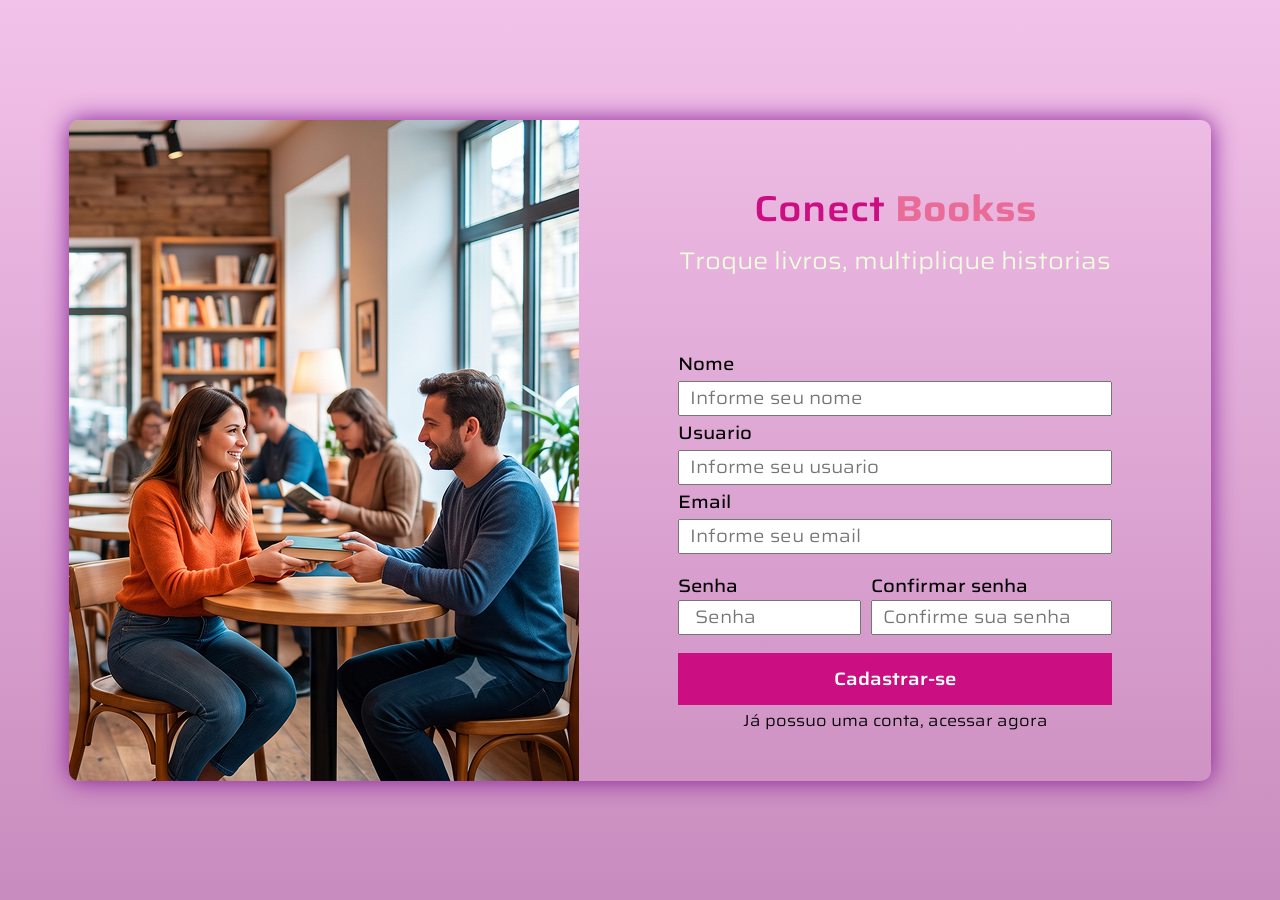
<file: cadastro.html>
<!DOCTYPE html>
<html lang="pt-br">

<head>
    <meta charset="UTF-8">
    <meta name="viewport" content="width=device-width, initial-scale=1.0">
    <title>Area de login</title>
    <link rel="stylesheet" href="cadastro.css">
    <title>Area de Login</title>

</head>

<body>

    <main>
        <section class="sessao-imagem">
            <img src="img/tela-login.png" alt="">
        </section>
        <section class="sessao-login">
            <div class="area-titulo">
                <h1>Conect <span>Bookss</span></h1>
                <h2>Troque livros, multiplique historias</h2>
            </div>
            <form action="#" method="post">
                <label for="email"> Nome </label>
                <input type="text" id="nome" placeholder="Informe seu nome">

                <label for="email"> Usuario </label>
                <input type="text" id="usuario" placeholder="Informe seu usuario">

                <label for="email"> Email </label>
                <input type="text" id="email" placeholder="Informe seu email">

                <div class="area-senha">
                    <div>
                        <label for="senha"> Senha </label>
                        <input type="password" id="senha" placeholder=" Senha">
                    </div>

                    <div>
                        <label for="senha"> Confirmar senha </label>
                        <input type="password" id="confirmar-senha" placeholder="Confirme sua senha">
                    </div>

                </div>

                <button id="btn-acessar">Cadastrar-se</button>
                <a href="login.html" id="link-nao-conta"> Já possuo uma conta, acessar agora </a>
            </form>
        </section>

    </main>

</body>

</html>
</file>
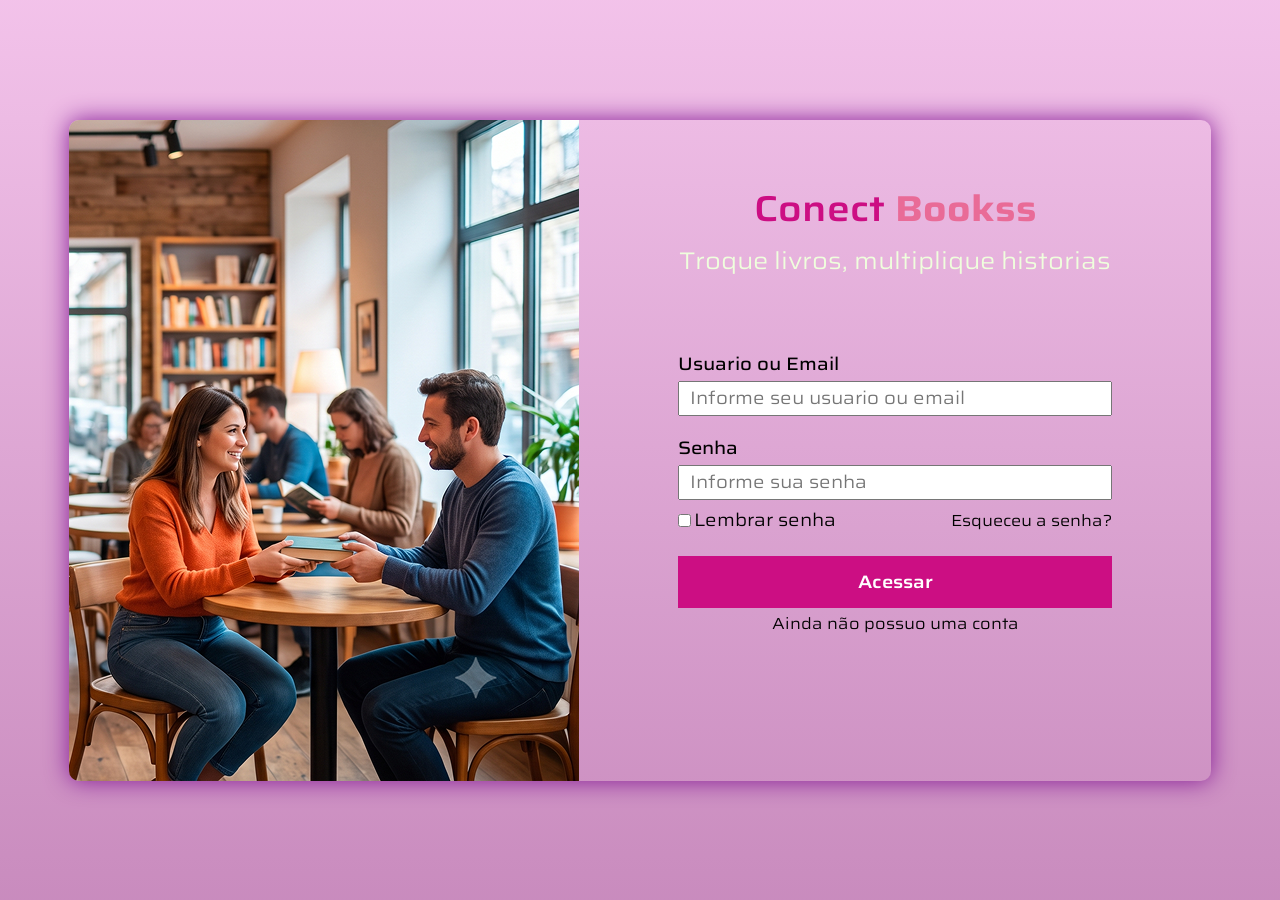
<file: login.html>
<!DOCTYPE html>
<html lang="pt-br">
<head>
    <meta charset="UTF-8">
    <meta name="viewport" content="width=device-width, initial-scale=1.0">
    <title>Area de login</title>
    <link rel="stylesheet" href="login.css">
    <title>Area de Login</title>

</head>
<body>
    
    <main>
       <section class="sessao-imagem">
        <img src="img/tela-login.png" alt="">
       </section>
       <section class="sessao-login"> 
            <div class="area-titulo">
                <h1>Conect <span>Bookss</span></h1>
                <h2>Troque livros, multiplique historias</h2>
            </div>
                <form action="#" method="post">
                    <label for="email"> Usuario ou Email </label>
                    <input type="text" id="email" placeholder="Informe seu usuario ou email">

                    <label for="senha"> Senha </label>
                    <input type="password" id="senha" placeholder="Informe sua senha">

                    <div class="links-senha">
                        <input type="checkbox" id="Lembrar-senha">
                        <label for=""> Lembrar senha </label>

                        <a href="#" id="Esqueceu-senha"> Esqueceu a senha? </a>
                    </div>

                    <button id="btn-acessar">Acessar</button>
                    <a href="cadastro.html" id="link-nao-conta"> Ainda não possuo uma conta </a>

                </form>
       </section>

    </main>

</body>
</html>
</file>
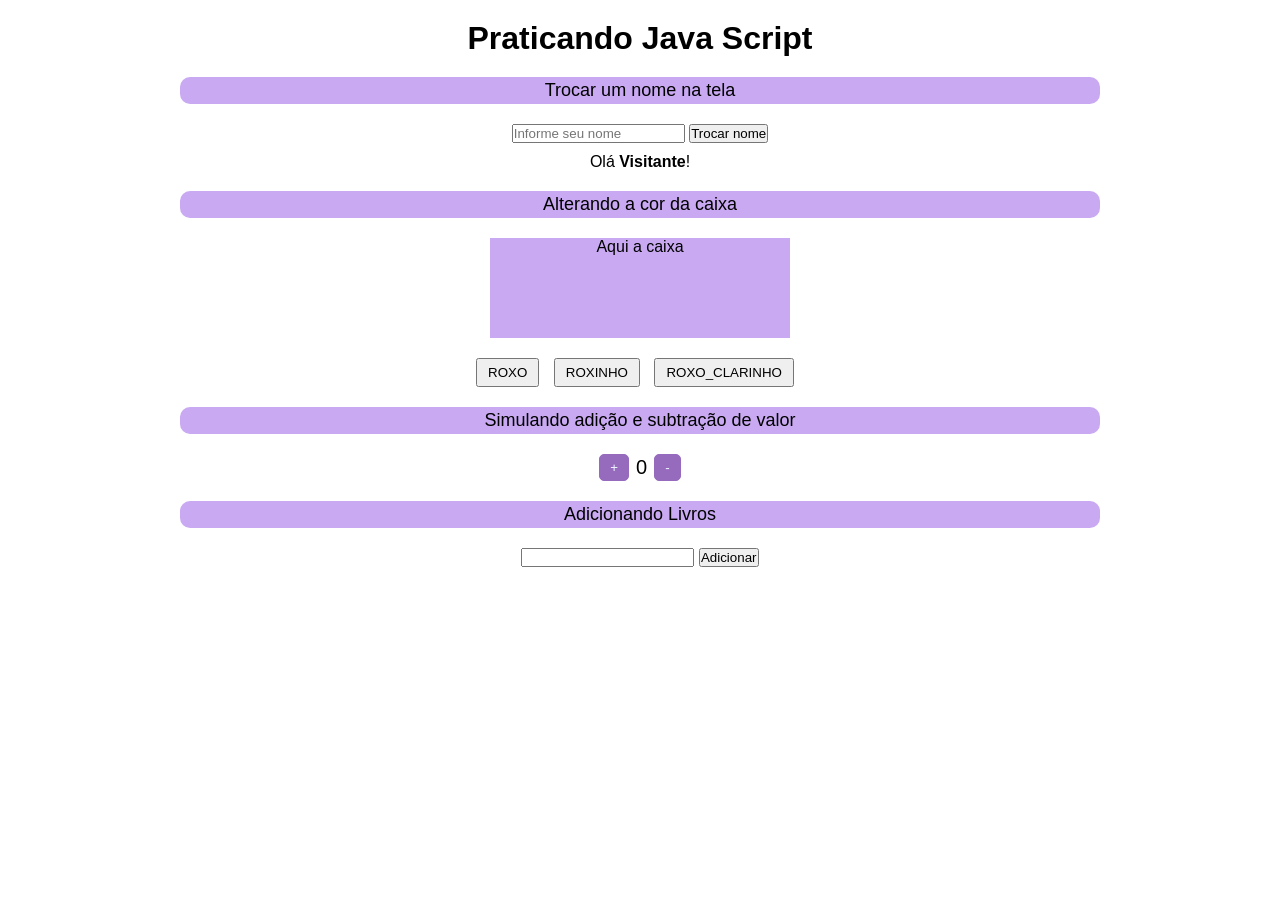
<file: praticando.JS/home.html>
<!DOCTYPE html>
<html lang="pt-br">
<head>
    <meta charset="UTF-8">
    <meta name="viewport" content="width=device-width, initial-scale=1.0">
    <link rel="stylesheet" href="home.css">
    <title>Praticando JS</title>
</head>
<body>

    <main>
        <h1> Praticando Java Script</h1>

        <section>
            <h2>Trocar um nome na tela</h2>
            <input type="text" id="nome-entrada" placeholder="Informe seu nome">
            <button id="btn-troca">Trocar nome</button>
            <p> Olá <b id="nome-saida">Visitante</b>!</p>
        </section>
        <section >
            <h2>Alterando a cor da caixa</h2>
            <div id="caixa"> Aqui a caixa</div>
            <button id="btn_roxo" class="btn">ROXO</button>
            <button id="btn_roxo_clarinho" class="btn">ROXINHO</button>
            <button id="btn_roxinho" class="btn">ROXO_CLARINHO</button>
        </section>
        <h2>Simulando adição e subtração de valor</h2>

        <section class="area_add_sub">
            <button id="btn_mais"> + </button>
            <p id="valor_real"> 0 </p>
            <button id="btn_menos"> - </button>
        </section>
        <h2> Adicionando Livros </h2>
        <section class="area-livros">
            <input type="text" id="nome_livro">
            <button id="adiciona_livro">Adicionar</button>
            <ul id="lista_livros">

            </ul>
        </section>
    </main>


    <script src="home.js"></script>
</body>
</html>
</file>
<file: cadastro.css>
@import url(login.css);
.area-senha{
    display: flex;
    width: 434px;
    gap: 10px;
}
.area-senha input{
    width: 100%;
}
</file>
<file: login.css>
@import url(style.css);

* {
    box-sizing: border-box;
}

body {
    background-image: linear-gradient(rgba(242, 192, 233, 0.965), rgba(138, 5, 114, 0.464));
    width: 100vw;
    height: 100vh;
    display: flex;
    justify-content: center;
    align-items: center;
}

main {
    width: 1142px;
    height: 661px;
    margin: 10vh auto;
    display: flex;
    box-shadow: 0 0 25px  #831995;
    border-radius: 10px;
}

.sessao-imagem {
    width: 510px;
    height: 662px;
    display: flex;
    justify-content: center;
    align-items: center;
}

.sessao-imagem img {
    border-radius: 10px 0 0 10px;

}

.sessao-login {
    height: 661px;
    width: 632px;
    display: flex;
    flex-direction: column;
    align-items: center;
}

.area-titulo {
    text-align: center;
}

.area-titulo h1,
span {
    font-size: 36px;
    padding-bottom: 5px;
}

.area-titulo h1 {
    color: #cc0e83;
    font-weight: 600;
}

.area-titulo h2 {
    font-size: 24px;
    color: #efffdd;
    font-weight: 400;
}

form {
    display: flex;
    flex-direction: column;
    width: 434px;
    gap: 3px;
}

form input {
    height: 35px;
    padding: 5px 10px;
    font-size: 18px;
}

#email {
    margin-bottom: 15px;
}

button {
    margin-top: 15px;
    padding: 12px;
    font-size: 18px;
    background-image: linear-gradient(to right, #cc0e83, #cc0e83);
    border: none;
    color: #FFF;
    font-size: 18px;
    font-weight: 600;
}

form label {
    color: var(#831995);
    font-size: 18px;
    font-weight: 500;
}

.links-senha {
    display: flex;
    align-items: center;
    justify-content: space-between;
}

.links-senha label {
    position: relative;
    right: 56px;
}

.links-senha label,
input,
a {
    color: #000000;
    font-weight: 400;
}

section a:hover {
    color: #000000;
    font-weight: 600;
}
    
#link-nao-conta {
    text-align: center;
}
</file>
<file: praticando.JS/home.css>
* {
    margin: 0;
    padding: 0;
    font-family: sans-serif;
}

body {
    width: 100vw;
    height: 100vh;
}

main {
    margin: 20px auto;
    width: 75vw;
    text-align: center;
}

h2 {
    background-color: rgb(201, 169, 242);
    border-radius: 10px;
    font-size: 18px;
    font-weight: 400;
    margin: 20px;
    padding: 3px;
}

input {
    margin-bottom: 10px;
}

#caixa {
    width: 300px;
    height: 100px;
    background-color:  rgb(201, 169, 242);
    margin: 20px auto;
}

.btn {
    padding: 5px 10px;
    margin-right: 10px;
}


.area_add_sub {
    display: flex;
    justify-content: center;
    align-items: center;
    gap: 7px;
    font-size: 20px;
}

.area_add_sub button {
    padding: 5px 10px;
    background-color: rgb(150, 107, 190);
    border: 1px solid rgb(150, 107, 190);
    color: aliceblue;
    border-radius: 5px;
}

.area_add_sub button:hover {
    background-color: rgb(153, 72, 228);


}
</file>
